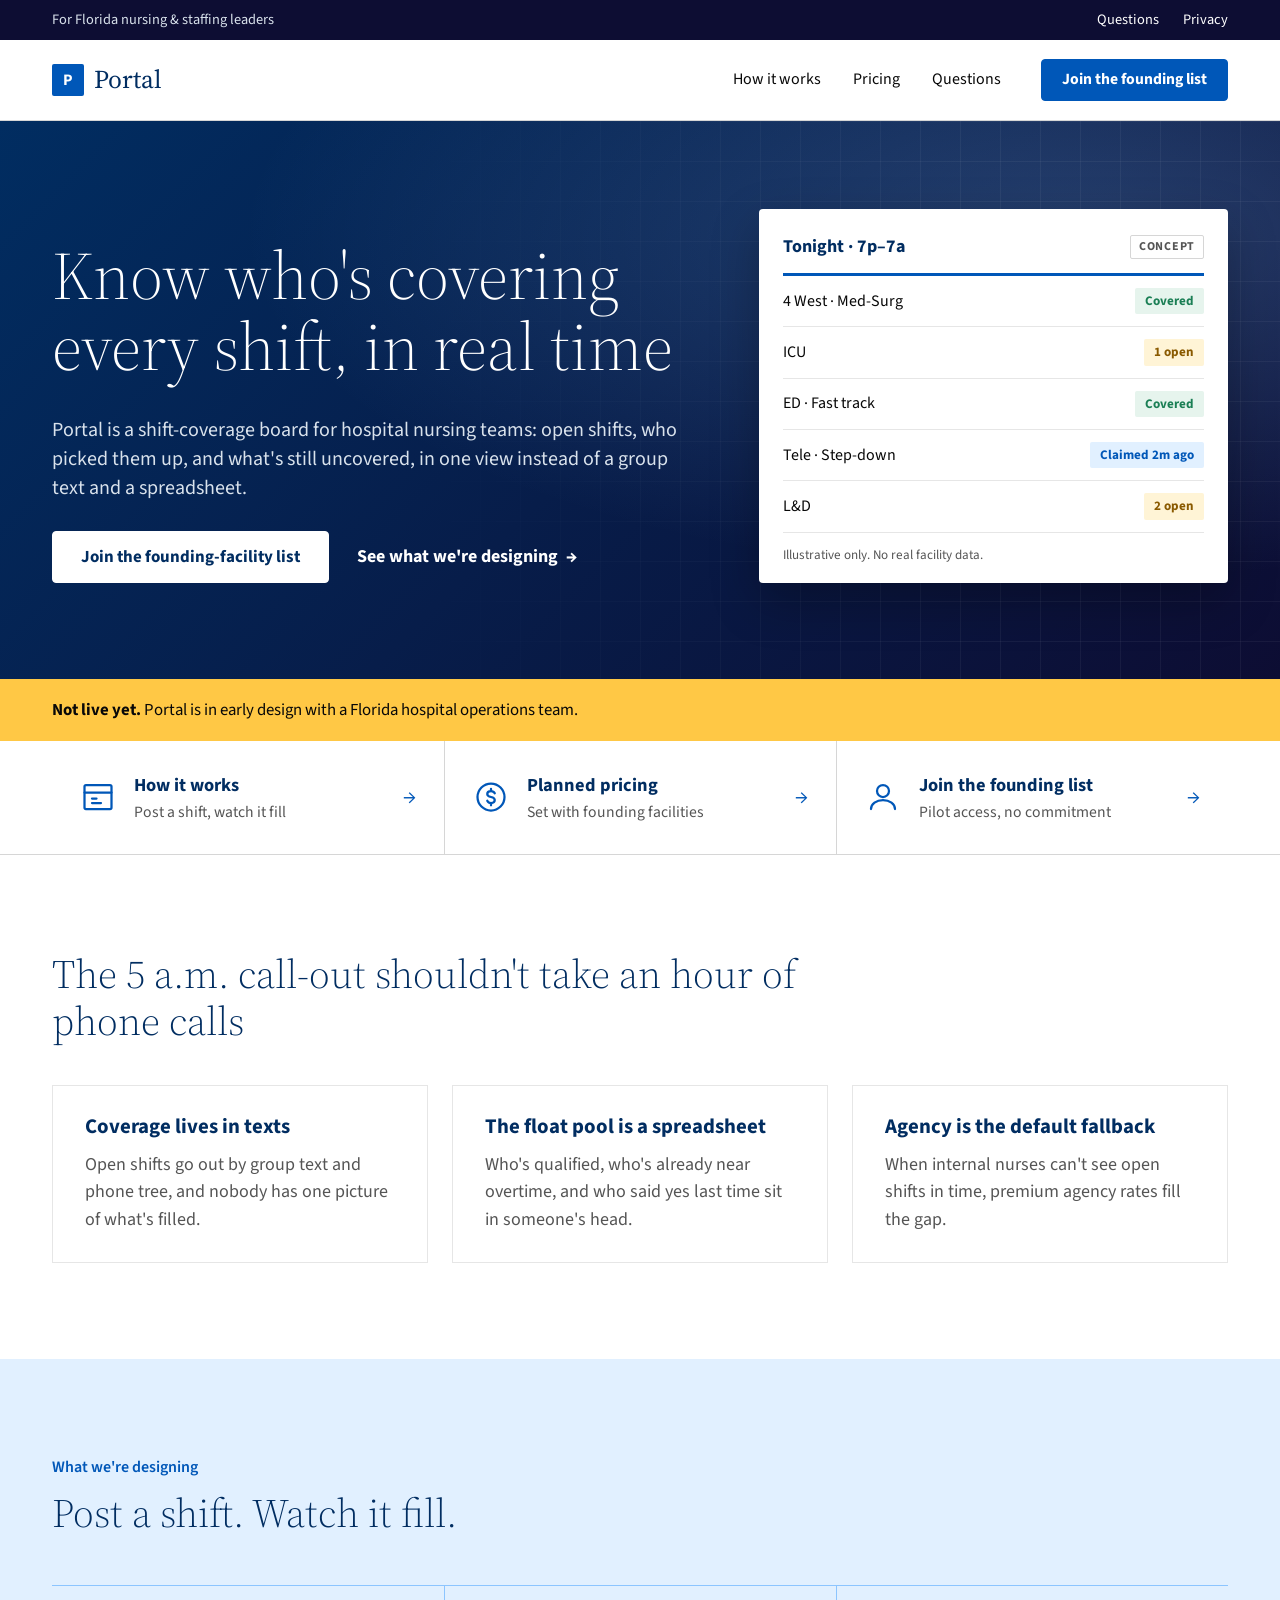
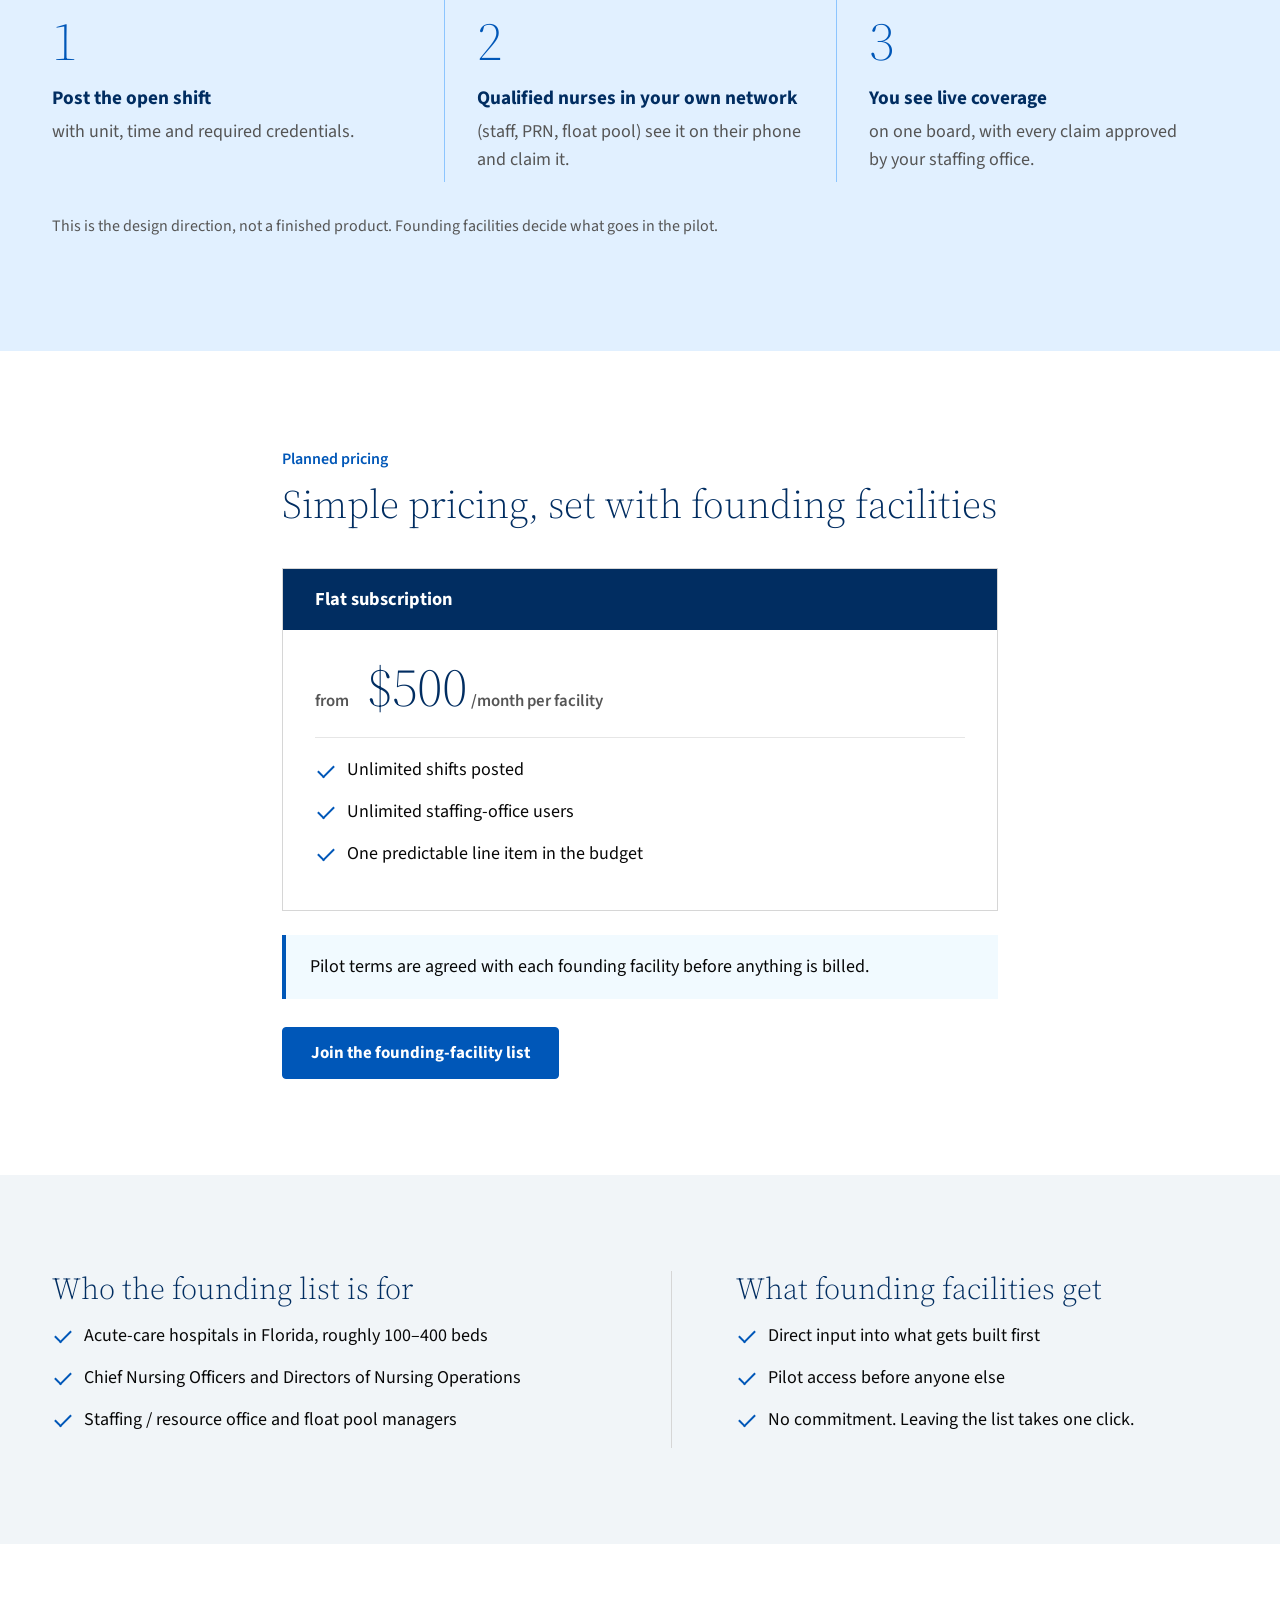
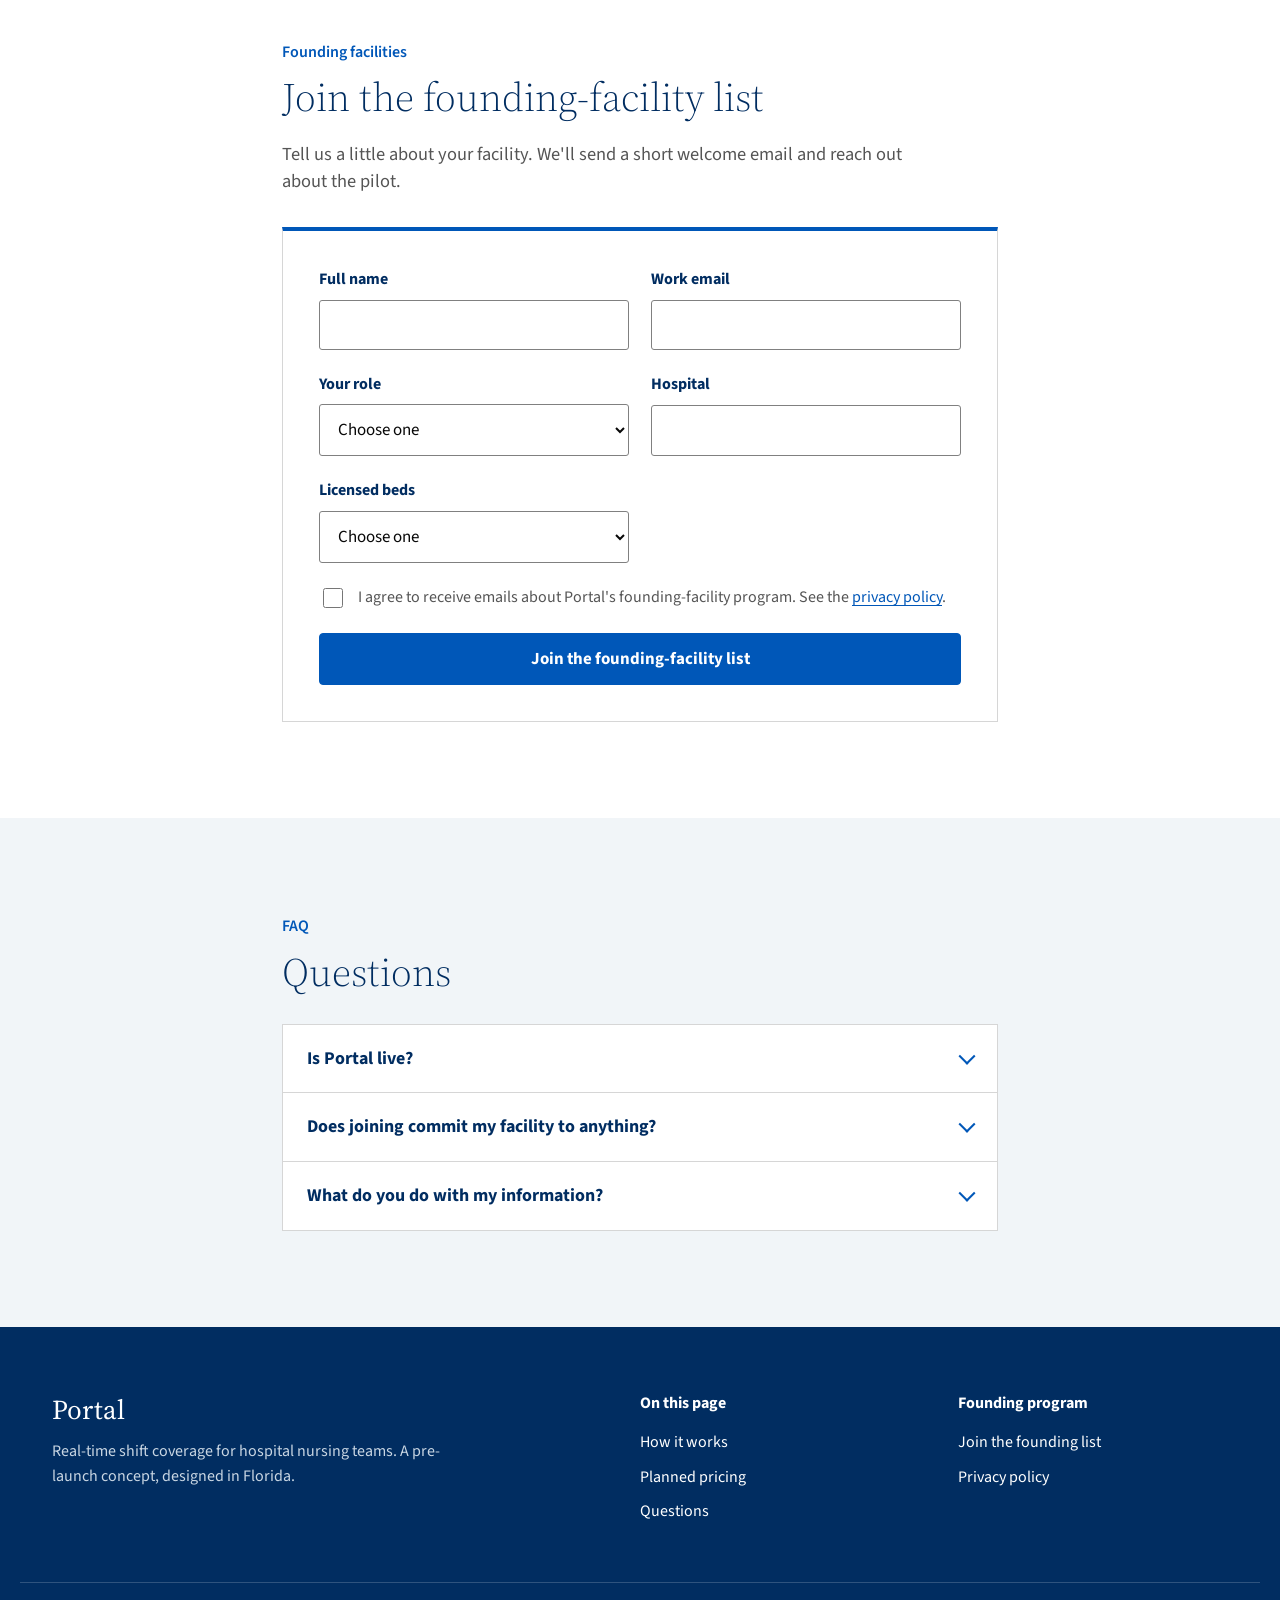
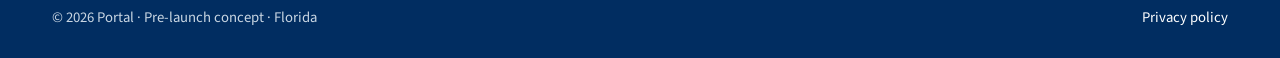
<file: index.html>
<!doctype html>
<html lang="en">
<head>
  <meta charset="utf-8">
  <meta name="viewport" content="width=device-width, initial-scale=1">
  <title>Portal | Real-time shift coverage for Florida hospitals</title>
  <meta name="description" content="Portal is in early design with a Florida hospital operations team. Join the founding-facility list to shape it and get pilot access.">
  <link rel="icon" href="data:image/svg+xml,%3Csvg xmlns='http://www.w3.org/2000/svg' viewBox='0 0 32 32'%3E%3Crect width='32' height='32' rx='8' fill='%230057b8'/%3E%3Cpath d='M10 9h7a5 5 0 0 1 0 10h-3v4h-4z' fill='white'/%3E%3C/svg%3E">
  <link rel="preconnect" href="https://fonts.googleapis.com">
  <link rel="preconnect" href="https://fonts.gstatic.com" crossorigin>
  <link rel="stylesheet" href="https://fonts.googleapis.com/css2?family=Source+Sans+3:wght@400;600;700&family=Source+Serif+4:opsz,wght@8..60,300;8..60,400&display=swap">
  <link rel="stylesheet" href="/css/styles.css">
  <script src="/config.js"></script>
  <script src="/js/analytics.js"></script>
</head>
<body data-variant="pending">
  <div class="utility">
    <div class="wrap utility-inner">
      <span>For Florida nursing &amp; staffing leaders</span>
      <span class="utility-links"><a href="#faq">Questions</a><a href="/privacy">Privacy</a></span>
    </div>
  </div>
  <header class="nav">
    <div class="wrap nav-inner">
      <a class="brand" href="/"><span class="brand-mark" aria-hidden="true">P</span>Portal</a>
      <nav class="nav-links" aria-label="Page sections">
        <a href="#how">How it works</a>
        <a href="#pricing">Pricing</a>
        <a href="#faq">Questions</a>
      </nav>
      <a class="btn btn-small" href="#signup" data-cta="nav">Join the founding list</a>
    </div>
  </header>

  <main>
    <section class="hero">
      <div class="wrap hero-grid">
        <div class="hero-copy">
          <h1>Know who's covering every shift, in real time</h1>
          <p class="lede">Portal is a shift-coverage board for hospital nursing teams: open shifts, who picked them up, and what's still uncovered, in one view instead of a group text and a spreadsheet.</p>
          <div class="hero-actions">
            <a class="btn btn-light" href="#signup" data-cta="hero">Join the founding-facility list</a>
            <a class="arrow-link on-dark" href="#how">See what we're designing</a>
          </div>
        </div>
        <figure class="board" aria-label="Concept sketch of the Portal coverage board">
          <figcaption class="board-head">
            <span>Tonight · 7p–7a</span>
            <span class="tag">Concept</span>
          </figcaption>
          <ul class="board-list">
            <li><span class="unit">4 West · Med-Surg</span><span class="pill pill-ok">Covered</span></li>
            <li><span class="unit">ICU</span><span class="pill pill-warn">1 open</span></li>
            <li><span class="unit">ED · Fast track</span><span class="pill pill-ok">Covered</span></li>
            <li><span class="unit">Tele · Step-down</span><span class="pill pill-claim">Claimed 2m ago</span></li>
            <li><span class="unit">L&amp;D</span><span class="pill pill-warn">2 open</span></li>
          </ul>
          <p class="board-foot">Illustrative only. No real facility data.</p>
        </figure>
      </div>
    </section>

    <div class="notice" role="note">
      <div class="wrap"><strong>Not live yet.</strong> Portal is in early design with a Florida hospital operations team.</div>
    </div>

    <nav class="access" aria-label="Quick links">
      <div class="wrap access-grid">
        <a class="access-item" href="#how">
          <svg viewBox="0 0 24 24" aria-hidden="true"><rect x="3" y="4" width="18" height="16" rx="1"/><path d="M3 9h18M8 13h3M8 16h6"/></svg>
          <span><strong>How it works</strong>Post a shift, watch it fill</span>
        </a>
        <a class="access-item" href="#pricing">
          <svg viewBox="0 0 24 24" aria-hidden="true"><circle cx="12" cy="12" r="9"/><path d="M14.5 9.5c-.5-1-1.5-1.5-2.5-1.5-1.4 0-2.5.8-2.5 2s1 1.7 2.5 2 2.5.8 2.5 2-1.1 2-2.5 2c-1 0-2-.5-2.5-1.5M12 6.5V8M12 16v1.5"/></svg>
          <span><strong>Planned pricing</strong>Set with founding facilities</span>
        </a>
        <a class="access-item" href="#signup" data-cta="access">
          <svg viewBox="0 0 24 24" aria-hidden="true"><path d="M4 20c0-3.3 3.6-6 8-6s8 2.7 8 6"/><circle cx="12" cy="8" r="4"/></svg>
          <span><strong>Join the founding list</strong>Pilot access, no commitment</span>
        </a>
      </div>
    </nav>

    <section class="section" id="problem">
      <div class="wrap">
        <h2>The 5 a.m. call-out shouldn't take an hour of phone calls</h2>
        <div class="cards three">
          <article class="card">
            <h3>Coverage lives in texts</h3>
            <p>Open shifts go out by group text and phone tree, and nobody has one picture of what's filled.</p>
          </article>
          <article class="card">
            <h3>The float pool is a spreadsheet</h3>
            <p>Who's qualified, who's already near overtime, and who said yes last time sit in someone's head.</p>
          </article>
          <article class="card">
            <h3>Agency is the default fallback</h3>
            <p>When internal nurses can't see open shifts in time, premium agency rates fill the gap.</p>
          </article>
        </div>
      </div>
    </section>

    <section class="section alt" id="how">
      <div class="wrap">
        <p class="eyebrow">What we're designing</p>
        <h2>Post a shift. Watch it fill.</h2>
        <ol class="steps">
          <li><strong>Post the open shift</strong> with unit, time and required credentials.</li>
          <li><strong>Qualified nurses in your own network</strong> (staff, PRN, float pool) see it on their phone and claim it.</li>
          <li><strong>You see live coverage</strong> on one board, with every claim approved by your staffing office.</li>
        </ol>
        <p class="muted">This is the design direction, not a finished product. Founding facilities decide what goes in the pilot.</p>
      </div>
    </section>

    <section class="section" id="pricing" aria-labelledby="pricing-title">
      <div class="wrap narrow">
        <p class="eyebrow">Planned pricing</p>
        <h2 id="pricing-title">Simple pricing, set with founding facilities</h2>

        <div class="price-card" data-show-for="control">
          <p class="price-label">Flat subscription</p>
          <p class="price"><span class="from">from</span> $500<span class="per">/month per facility</span></p>
          <ul class="checks">
            <li>Unlimited shifts posted</li>
            <li>Unlimited staffing-office users</li>
            <li>One predictable line item in the budget</li>
          </ul>
        </div>

        <div class="price-card" data-show-for="per-shift">
          <p class="price-label">Pay only when a shift gets filled</p>
          <p class="price">$40<span class="per">/filled shift</span></p>
          <ul class="checks">
            <li>No monthly fee</li>
            <li>Nothing to pay for shifts that go unfilled</li>
            <li>Unlimited staffing-office users</li>
          </ul>
        </div>

        <p class="alert">Pilot terms are agreed with each founding facility before anything is billed.</p>
        <div class="center"><a class="btn" href="#signup" data-cta="pricing">Join the founding-facility list</a></div>
      </div>
    </section>

    <section class="section alt" id="who">
      <div class="wrap">
        <div class="two-col">
          <div class="panel">
            <h2>Who the founding list is for</h2>
            <ul class="checks">
              <li>Acute-care hospitals in Florida, roughly 100–400 beds</li>
              <li>Chief Nursing Officers and Directors of Nursing Operations</li>
              <li>Staffing / resource office and float pool managers</li>
            </ul>
          </div>
          <div class="panel">
            <h2>What founding facilities get</h2>
            <ul class="checks">
              <li>Direct input into what gets built first</li>
              <li>Pilot access before anyone else</li>
              <li>No commitment. Leaving the list takes one click.</li>
            </ul>
          </div>
        </div>
      </div>
    </section>

    <section class="section" id="signup">
      <div class="wrap narrow">
        <p class="eyebrow">Founding facilities</p>
        <h2>Join the founding-facility list</h2>
        <p class="lede small">Tell us a little about your facility. We'll send a short welcome email and reach out about the pilot.</p>

        <form id="signup-form" class="form" novalidate>
          <div class="field">
            <label for="name">Full name</label>
            <input id="name" name="name" autocomplete="name" required maxlength="120">
          </div>
          <div class="field">
            <label for="email">Work email</label>
            <input id="email" name="email" type="email" autocomplete="email" required maxlength="200">
          </div>
          <div class="field">
            <label for="title">Your role</label>
            <select id="title" name="title" required>
              <option value="">Choose one</option>
              <option value="cno">Chief Nursing Officer</option>
              <option value="director_nursing_ops">Director of Nursing Operations</option>
              <option value="staffing_manager">Staffing / Resource Office Manager</option>
              <option value="float_pool_manager">Float Pool Manager</option>
              <option value="other">Other</option>
            </select>
          </div>
          <div class="field">
            <label for="hospital">Hospital</label>
            <input id="hospital" name="hospital" autocomplete="organization" required maxlength="160">
          </div>
          <div class="field">
            <label for="beds">Licensed beds</label>
            <select id="beds" name="beds" required>
              <option value="">Choose one</option>
              <option value="under_100">Under 100</option>
              <option value="100_400">100–400</option>
              <option value="over_400">Over 400</option>
            </select>
          </div>
          <div class="field hp" aria-hidden="true">
            <label for="website">Website</label>
            <input id="website" name="website" tabindex="-1" autocomplete="off">
          </div>
          <label class="consent">
            <input type="checkbox" name="consent" id="consent" required>
            <span>I agree to receive emails about Portal's founding-facility program. See the <a href="/privacy">privacy policy</a>.</span>
          </label>
          <p class="form-error" id="form-error" role="alert" hidden></p>
          <button class="btn btn-block" type="submit" id="submit-btn">Join the founding-facility list</button>
        </form>

        <div class="thanks" id="thanks" hidden tabindex="-1">
          <h3>You're on the list.</h3>
          <p>Check your inbox for a welcome email. If it doesn't show up in a few minutes, look in spam or promotions.</p>
          <form id="feedback-form" class="feedback">
            <label for="feedback">Optional: what's the hardest part of covering shifts at your facility today?</label>
            <textarea id="feedback" name="feedback" rows="3" maxlength="1000"></textarea>
            <button class="btn btn-small" type="submit">Send</button>
            <p class="muted" id="feedback-done" hidden>Thank you. That goes straight to the founder.</p>
          </form>
        </div>
      </div>
    </section>

    <section class="section alt" id="faq">
      <div class="wrap narrow">
        <p class="eyebrow">FAQ</p>
        <h2>Questions</h2>
        <details><summary>Is Portal live?</summary><p>No. Portal is in early design with a Florida hospital operations team. The founding list is how we decide what to build and who pilots it.</p></details>
        <details><summary>Does joining commit my facility to anything?</summary><p>No. Joining means we'll email you and may ask for a short conversation. You can leave the list at any time.</p></details>
        <details><summary>What do you do with my information?</summary><p>We use it only to contact you about Portal. Details are in the <a href="/privacy">privacy policy</a>.</p></details>
      </div>
    </section>
  </main>

  <footer class="footer">
    <div class="wrap footer-cols">
      <div>
        <p class="footer-brand">Portal</p>
        <p>Real-time shift coverage for hospital nursing teams. A pre-launch concept, designed in Florida.</p>
      </div>
      <div>
        <p class="footer-head">On this page</p>
        <ul>
          <li><a href="#how">How it works</a></li>
          <li><a href="#pricing">Planned pricing</a></li>
          <li><a href="#faq">Questions</a></li>
        </ul>
      </div>
      <div>
        <p class="footer-head">Founding program</p>
        <ul>
          <li><a href="#signup">Join the founding list</a></li>
          <li><a href="/privacy">Privacy policy</a></li>
        </ul>
      </div>
    </div>
    <div class="wrap footer-inner">
      <span>© 2026 Portal · Pre-launch concept · Florida</span>
      <a href="/privacy">Privacy policy</a>
    </div>
  </footer>

  <script src="/js/main.js"></script>
</body>
</html>
</file>
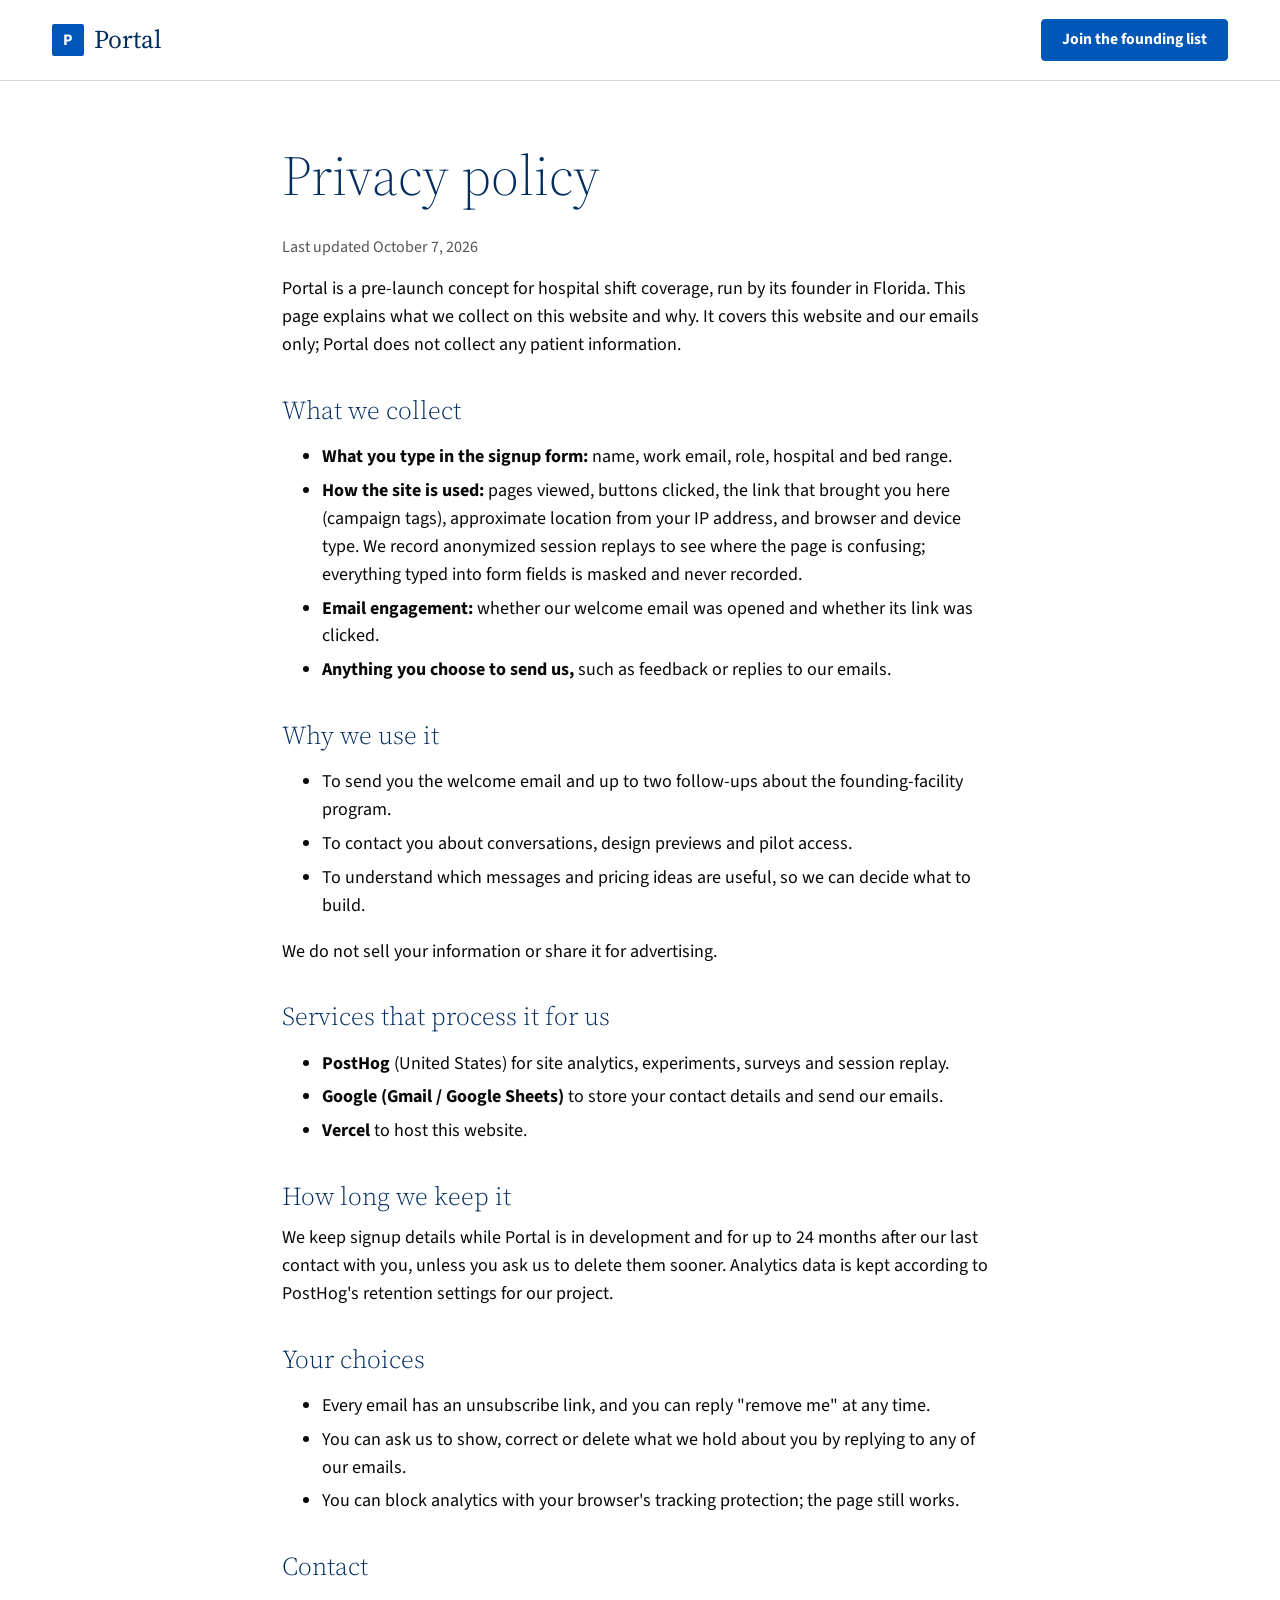
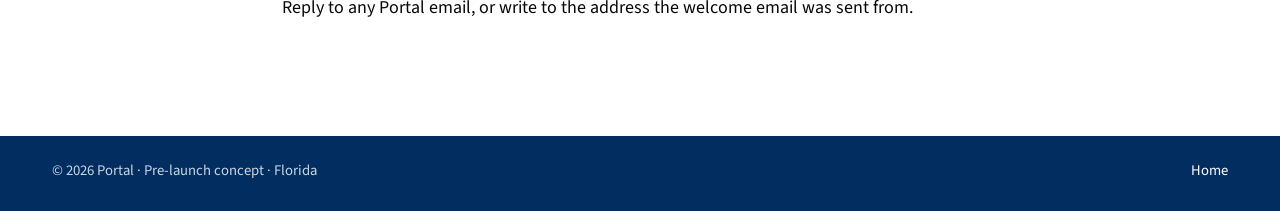
<file: privacy.html>
<!doctype html>
<html lang="en">
<head>
  <meta charset="utf-8">
  <meta name="viewport" content="width=device-width, initial-scale=1">
  <title>Privacy policy | Portal</title>
  <link rel="preconnect" href="https://fonts.googleapis.com">
  <link rel="preconnect" href="https://fonts.gstatic.com" crossorigin>
  <link rel="stylesheet" href="https://fonts.googleapis.com/css2?family=Source+Sans+3:wght@400;600;700&family=Source+Serif+4:opsz,wght@8..60,300;8..60,400&display=swap">
  <link rel="stylesheet" href="/css/styles.css">
  <script src="/config.js"></script>
  <script src="/js/analytics.js"></script>
</head>
<body>
  <header class="nav">
    <div class="wrap nav-inner">
      <a class="brand" href="/"><span class="brand-mark" aria-hidden="true">P</span>Portal</a>
      <a class="btn btn-small" href="/#signup">Join the founding list</a>
    </div>
  </header>
  <main class="page">
    <div class="wrap narrow">
      <h1>Privacy policy</h1>
      <p class="muted">Last updated October 7, 2026</p>
      <p>Portal is a pre-launch concept for hospital shift coverage, run by its founder in Florida. This page explains what we collect on this website and why. It covers this website and our emails only; Portal does not collect any patient information.</p>

      <h2>What we collect</h2>
      <ul>
        <li><strong>What you type in the signup form:</strong> name, work email, role, hospital and bed range.</li>
        <li><strong>How the site is used:</strong> pages viewed, buttons clicked, the link that brought you here (campaign tags), approximate location from your IP address, and browser and device type. We record anonymized session replays to see where the page is confusing; everything typed into form fields is masked and never recorded.</li>
        <li><strong>Email engagement:</strong> whether our welcome email was opened and whether its link was clicked.</li>
        <li><strong>Anything you choose to send us,</strong> such as feedback or replies to our emails.</li>
      </ul>

      <h2>Why we use it</h2>
      <ul>
        <li>To send you the welcome email and up to two follow-ups about the founding-facility program.</li>
        <li>To contact you about conversations, design previews and pilot access.</li>
        <li>To understand which messages and pricing ideas are useful, so we can decide what to build.</li>
      </ul>
      <p>We do not sell your information or share it for advertising.</p>

      <h2>Services that process it for us</h2>
      <ul>
        <li><strong>PostHog</strong> (United States) for site analytics, experiments, surveys and session replay.</li>
        <li><strong>Google (Gmail / Google Sheets)</strong> to store your contact details and send our emails.</li>
        <li><strong>Vercel</strong> to host this website.</li>
      </ul>

      <h2>How long we keep it</h2>
      <p>We keep signup details while Portal is in development and for up to 24 months after our last contact with you, unless you ask us to delete them sooner. Analytics data is kept according to PostHog's retention settings for our project.</p>

      <h2>Your choices</h2>
      <ul>
        <li>Every email has an unsubscribe link, and you can reply "remove me" at any time.</li>
        <li>You can ask us to show, correct or delete what we hold about you by replying to any of our emails.</li>
        <li>You can block analytics with your browser's tracking protection; the page still works.</li>
      </ul>

      <h2>Contact</h2>
      <p>Reply to any Portal email, or write to the address the welcome email was sent from.</p>
    </div>
  </main>
  <footer class="footer">
    <div class="wrap footer-inner">
      <span>© 2026 Portal · Pre-launch concept · Florida</span>
      <a href="/">Home</a>
    </div>
  </footer>
  <script>window.Portal.track('privacy_policy_viewed');</script>
</body>
</html>
</file>
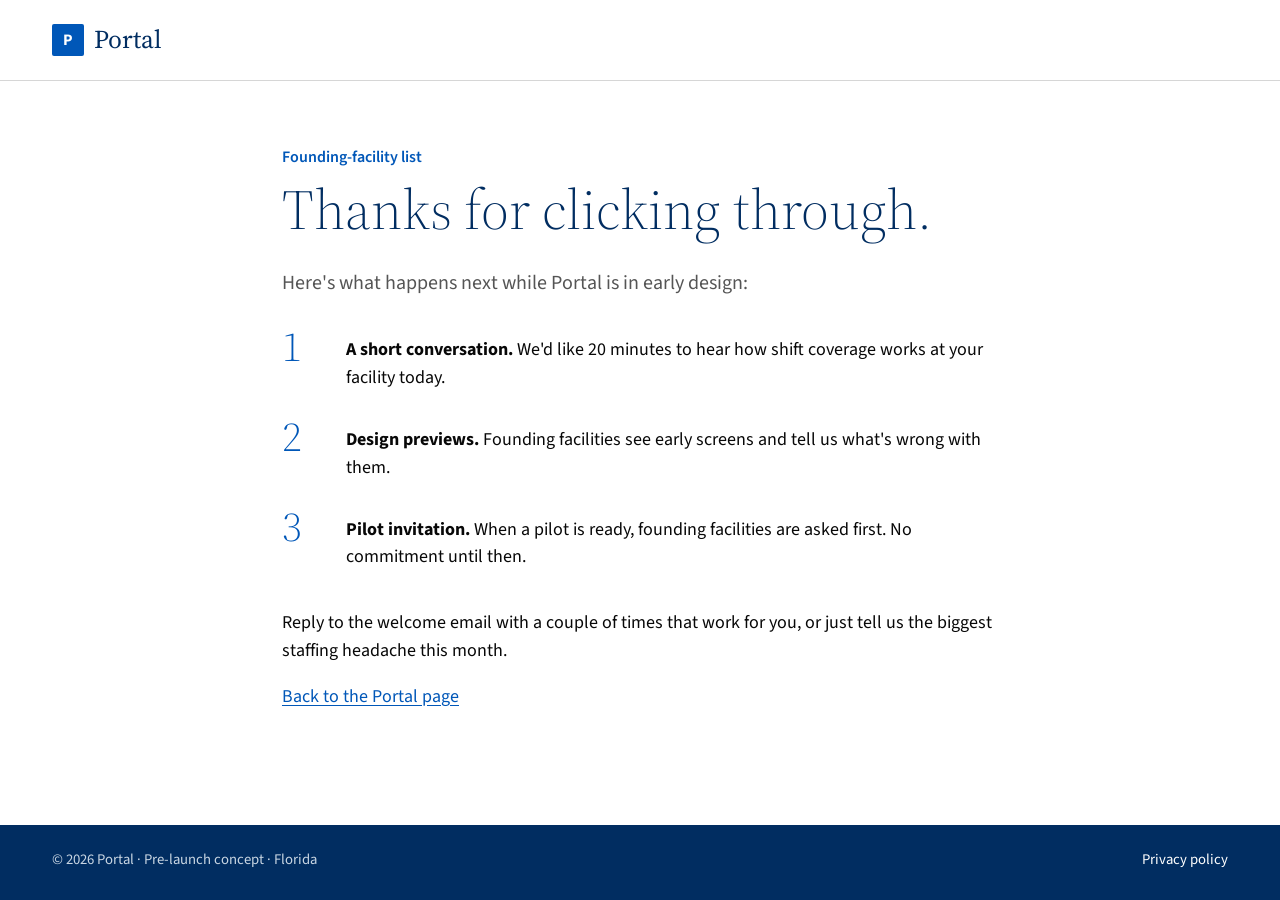
<file: welcome.html>
<!doctype html>
<html lang="en">
<head>
  <meta charset="utf-8">
  <meta name="viewport" content="width=device-width, initial-scale=1">
  <title>Welcome to the founding list | Portal</title>
  <meta name="robots" content="noindex">
  <link rel="preconnect" href="https://fonts.googleapis.com">
  <link rel="preconnect" href="https://fonts.gstatic.com" crossorigin>
  <link rel="stylesheet" href="https://fonts.googleapis.com/css2?family=Source+Sans+3:wght@400;600;700&family=Source+Serif+4:opsz,wght@8..60,300;8..60,400&display=swap">
  <link rel="stylesheet" href="/css/styles.css">
  <script src="/config.js"></script>
  <script src="/js/analytics.js"></script>
</head>
<body>
  <header class="nav">
    <div class="wrap nav-inner">
      <a class="brand" href="/"><span class="brand-mark" aria-hidden="true">P</span>Portal</a>
    </div>
  </header>
  <main class="page">
    <div class="wrap narrow">
      <p class="eyebrow">Founding-facility list</p>
      <h1>Thanks for clicking through.</h1>
      <p class="lede">Here's what happens next while Portal is in early design:</p>
      <ol class="steps">
        <li><strong>A short conversation.</strong> We'd like 20 minutes to hear how shift coverage works at your facility today.</li>
        <li><strong>Design previews.</strong> Founding facilities see early screens and tell us what's wrong with them.</li>
        <li><strong>Pilot invitation.</strong> When a pilot is ready, founding facilities are asked first. No commitment until then.</li>
      </ol>
      <p>Reply to the welcome email with a couple of times that work for you, or just tell us the biggest staffing headache this month.</p>
      <p><a href="/">Back to the Portal page</a></p>
    </div>
  </main>
  <footer class="footer">
    <div class="wrap footer-inner">
      <span>© 2026 Portal · Pre-launch concept · Florida</span>
      <a href="/privacy">Privacy policy</a>
    </div>
  </footer>
  <script>window.Portal.track('welcome_email_link_clicked');</script>
</body>
</html>
</file>
<file: css/styles.css>
/* Institutional health-system look, modeled on Mayo Clinic and Cleveland Clinic:
   light serif display type, Source Sans body, Mayo blue + navy, square structure,
   border-defined cards with no shadows, full-width color bands, restrained motion. */
:root {
  --bg: #ffffff;
  --bg-alt: #f1f5f8;
  --bg-blue: #e1f0ff;
  --ink: #080808;
  --ink-head: #012d61;
  --ink-soft: #555555;
  --line: #d6d6d6;
  --line-soft: #e6e6e6;
  --brand: #0057b8;
  --brand-hover: #004691;
  --brand-ink: #ffffff;
  --navy: #012d61;
  --navy-deep: #0d0d33;
  --sky: #8cc5ff;
  --notice: #ffc845;
  --ok: #1b7f55;
  --ok-bg: #e6f4ed;
  --warn: #8a5a00;
  --warn-bg: #fff4d6;
  --claim: #0057b8;
  --claim-bg: #e1f0ff;
  --error: #c0362c;
  --radius: 4px;
  --ease: cubic-bezier(0.2, 0, 0, 1);
  --fast: 140ms;
  --standard: 240ms;
  --serif: "Source Serif 4", Georgia, "Times New Roman", serif;
  --font: "Source Sans 3", "Source Sans Pro", system-ui, "Segoe UI", Arial, sans-serif;
}

* { box-sizing: border-box; }
html { scroll-behavior: smooth; scroll-padding-top: 88px; }
body {
  margin: 0;
  font-family: var(--font);
  font-size: 1.125rem;
  color: var(--ink);
  background: var(--bg);
  line-height: 1.55;
  -webkit-font-smoothing: antialiased;
}
img { max-width: 100%; }
a { color: var(--brand); text-underline-offset: 3px; transition: color var(--fast) var(--ease); }
a:hover { color: var(--brand-hover); }
h1, h2 { font-family: var(--serif); font-weight: 300; color: var(--ink-head); letter-spacing: 0; margin: 0 0 .5em; }
h1 { font-size: clamp(2.4rem, 5vw, 3.5rem); line-height: 1.1; }
h2 { font-size: clamp(1.8rem, 3.2vw, 2.5rem); line-height: 1.18; }
h3 { font-family: var(--font); font-size: 1.3rem; font-weight: 700; line-height: 1.25; color: var(--ink-head); margin: 0 0 .5em; }
p { margin: 0 0 1em; }

.wrap { max-width: 1240px; margin: 0 auto; padding: 0 32px; }
.narrow { max-width: 780px; }
.center { text-align: center; }
.muted { color: var(--ink-soft); font-size: 1rem; }

/* Utility row above the header */
.utility { background: var(--navy-deep); color: #d9e2ec; font-size: .9rem; }
.utility-inner { display: flex; justify-content: space-between; align-items: center; min-height: 40px; gap: 16px; }
.utility-links { display: flex; gap: 24px; }
.utility a { color: #ffffff; text-decoration: none; }
.utility a:hover { color: #ffffff; text-decoration: underline; }

/* Header: white, square, links always visible on desktop */
.nav { position: sticky; top: 0; z-index: 10; background: #ffffff; border-bottom: 1px solid var(--line); }
.nav-inner { display: flex; align-items: center; gap: 40px; height: 80px; }
.nav-inner .btn { margin-left: auto; }
.nav-links { display: flex; gap: 32px; margin-left: auto; }
.nav-links ~ .btn { margin-left: 0; }
.nav-links a { color: var(--ink); font-size: 1rem; text-decoration: none; padding: 28px 0 26px; border-bottom: 3px solid transparent; transition: border-color var(--fast) var(--ease), color var(--fast) var(--ease); }
.nav-links a:hover { color: var(--brand); border-bottom-color: var(--brand); }
.brand { display: inline-flex; align-items: center; gap: 10px; font-family: var(--serif); font-weight: 400; font-size: 1.6rem; color: var(--navy); text-decoration: none; }
.brand-mark { display: grid; place-items: center; width: 32px; height: 32px; border-radius: 2px; background: var(--brand); color: var(--brand-ink); font: 700 1rem var(--font); }

/* Buttons: squared corners, solid blue, no shadow */
.btn {
  display: inline-flex; align-items: center; justify-content: center;
  min-height: 52px; border: 1px solid var(--brand); cursor: pointer;
  background: var(--brand); color: var(--brand-ink);
  font: 700 1.06rem/1.1 var(--font); text-decoration: none;
  padding: 14px 28px; border-radius: var(--radius);
  transition: background var(--fast) var(--ease), border-color var(--fast) var(--ease), color var(--fast) var(--ease);
}
.btn:hover { background: var(--brand-hover); border-color: var(--brand-hover); color: var(--brand-ink); }
.btn:focus-visible, a:focus-visible, input:focus-visible, select:focus-visible, textarea:focus-visible, summary:focus-visible {
  outline: 3px solid var(--brand-hover); outline-offset: 2px;
}
.hero .btn:focus-visible, .hero a:focus-visible, .footer a:focus-visible, .utility a:focus-visible { outline-color: #ffffff; }
.btn[disabled] { opacity: .7; cursor: progress; }
.btn-small { min-height: 42px; padding: 10px 20px; font-size: .98rem; }
.btn-block { width: 100%; }
.btn-light { background: #ffffff; color: var(--navy); border-color: #ffffff; }
.btn-light:hover { background: var(--bg-blue); border-color: var(--bg-blue); color: var(--navy); }

/* "Text link →" with a small arrow nudge on hover */
.arrow-link { display: inline-flex; align-items: center; gap: 8px; font-weight: 700; text-decoration: none; }
.arrow-link::after { content: "→"; transition: transform var(--standard) var(--ease); }
.arrow-link:hover::after { transform: translateX(4px); }
.arrow-link:hover { text-decoration: underline; }
.arrow-link.on-dark { color: #ffffff; }
.link { font-weight: 600; }

/* Hero: full-bleed navy band, light serif headline lower left, concept board as the media */
.hero { position: relative; overflow: hidden; color: #ffffff; padding: 88px 0 96px;
  background:
    radial-gradient(ellipse at 85% 20%, rgba(140, 197, 255, .22), transparent 55%),
    linear-gradient(135deg, var(--navy) 0%, var(--navy-deep) 100%); }
/* Fine grid texture, faded toward the copy so it never competes with text */
.hero::before { content: ""; position: absolute; inset: 0; pointer-events: none;
  background-image: linear-gradient(rgba(255,255,255,.05) 1px, transparent 1px), linear-gradient(90deg, rgba(255,255,255,.05) 1px, transparent 1px);
  background-size: 40px 40px;
  -webkit-mask-image: linear-gradient(90deg, transparent 30%, #000 75%); mask-image: linear-gradient(90deg, transparent 30%, #000 75%); }
.hero-grid { position: relative; display: grid; grid-template-columns: 1.15fr .85fr; gap: 72px; align-items: end; }
.hero h1 { color: #ffffff; font-size: clamp(2.5rem, 5.4vw, 4.2rem); line-height: 1.06; }
.hero .lede { color: #d9e2ec; }
.hero-copy { animation: rise 480ms var(--ease) both; }
.board { animation: rise 480ms 120ms var(--ease) both; }
@keyframes rise { from { opacity: 0; transform: translateY(12px); } to { opacity: 1; transform: none; } }
.eyebrow { font-size: 1rem; font-weight: 600; color: var(--brand); margin-bottom: .6em; }
.lede { font-size: 1.25rem; line-height: 1.45; color: var(--ink-soft); max-width: 34em; }
.lede.small { font-size: 1.15rem; }
.hero-actions { display: flex; flex-wrap: wrap; align-items: center; gap: 28px; margin-top: 28px; }

.board { margin: 0; background: #ffffff; color: var(--ink); border-radius: var(--radius); box-shadow: 0 18px 48px rgba(0, 0, 0, .28); padding: 24px 24px 18px; }
.board-head { display: flex; justify-content: space-between; align-items: center; font-weight: 700; color: var(--navy); padding-bottom: 12px; border-bottom: 3px solid var(--brand); }
.tag { font-size: .75rem; font-weight: 700; text-transform: uppercase; letter-spacing: .06em; color: var(--ink-soft); border: 1px solid var(--line); border-radius: 2px; padding: 2px 8px; }
.board-list { list-style: none; margin: 0; padding: 0; }
.board-list li { display: flex; justify-content: space-between; align-items: center; gap: 12px; padding: 12px 0; border-bottom: 1px solid var(--line-soft); font-size: 1rem; }
.pill { font-size: .82rem; font-weight: 700; padding: 3px 10px; border-radius: 2px; white-space: nowrap; }
.pill-ok { color: var(--ok); background: var(--ok-bg); }
.pill-warn { color: var(--warn); background: var(--warn-bg); }
.pill-claim { color: var(--claim); background: var(--claim-bg); animation: flash 1.6s 900ms var(--ease) 2; }
@keyframes flash { 50% { background: var(--sky); } }
.board-foot { font-size: .82rem; color: var(--ink-soft); margin: 12px 0 0; }

/* Yellow notice band right after the hero */
.notice { background: var(--notice); color: var(--ink); padding: 18px 0; font-size: 1.05rem; }

/* Operational access trio */
.access { border-bottom: 1px solid var(--line); }
.access-grid { display: grid; grid-template-columns: repeat(3, 1fr); }
.access-item { display: flex; align-items: center; gap: 18px; padding: 30px 28px; color: var(--ink); text-decoration: none; border-left: 1px solid var(--line); position: relative; transition: background var(--fast) var(--ease); }
.access-item:first-child { border-left: 0; }
.access-item::after { content: "→"; margin-left: auto; color: var(--brand); font-size: 1.3rem; transition: transform var(--standard) var(--ease); }
.access-item:hover { background: var(--bg-alt); color: var(--ink); }
.access-item:hover::after { transform: translateX(4px); }
.access-item strong { display: block; color: var(--navy); font-size: 1.15rem; }
.access-item span { color: var(--ink-soft); font-size: .98rem; }
.access-item svg { flex: none; width: 36px; height: 36px; fill: none; stroke: var(--brand); stroke-width: 1.5; stroke-linecap: round; stroke-linejoin: round; }

/* Sections: full-width bands, no floating panels */
.section { padding: 96px 0; }
.section.alt { background: var(--bg-alt); }
#how.section.alt { background: var(--bg-blue); }
.section > .wrap > h2 { max-width: 20em; }
.cards.three { display: grid; grid-template-columns: repeat(3, 1fr); gap: 24px; margin-top: 40px; }
.card { background: #ffffff; border: 1px solid var(--line-soft); border-radius: 0; padding: 28px 32px; transition: border-color var(--fast) var(--ease); }
.card:hover { border-color: var(--brand); }
.card p { color: var(--ink-soft); margin: 0; }

.steps { counter-reset: s; list-style: none; padding: 0; margin: 28px 0; display: grid; gap: 14px; max-width: 780px; }
.steps li { counter-increment: s; position: relative; padding: 4px 0 4px 64px; }
.steps li::before { content: counter(s); position: absolute; left: 0; top: -6px; font: 300 2.6rem/1 var(--serif); color: var(--brand); }
/* Landing page: steps read left to right, divided by rules */
#how .steps { grid-template-columns: repeat(3, 1fr); gap: 0; max-width: none; margin: 48px 0 32px; border-top: 1px solid var(--sky); }
#how .steps li { padding: 28px 32px 8px 0; color: var(--ink-soft); }
#how .steps li + li { padding-left: 32px; border-left: 1px solid var(--sky); }
#how .steps li::before { position: static; display: block; font-size: 3.4rem; margin-bottom: 16px; }
#how .steps li strong { display: block; color: var(--navy); font-size: 1.2rem; margin-bottom: 4px; }

.two-col { display: grid; grid-template-columns: 1fr 1fr; gap: 64px; }
.two-col h2 { font-size: 1.9rem; }
.panel + .panel { border-left: 1px solid var(--line); padding-left: 64px; margin-left: -1px; }

.checks { list-style: none; padding: 0; margin: 0; }
.checks li { position: relative; padding-left: 32px; margin: 14px 0; }
.checks li::before { content: ""; position: absolute; left: 3px; top: .45em; width: 14px; height: 7px; border-left: 2.5px solid var(--brand); border-bottom: 2.5px solid var(--brand); transform: rotate(-45deg); }

/* Pricing variants: nothing shows until the variant is known */
.price-card { display: none; background: #ffffff; border: 1px solid var(--line); border-radius: 0; padding: 0; margin: 40px 0 24px; }
body[data-variant="control"] .price-card[data-show-for="control"],
body[data-variant="per-shift"] .price-card[data-show-for="per-shift"] { display: block; }
body[data-variant="pending"] #pricing .wrap { min-height: 420px; }
.price-label { background: var(--navy); color: #ffffff; font-weight: 700; font-size: 1.15rem; margin: 0; padding: 16px 32px; }
.price { font: 300 3.4rem/1.1 var(--serif); color: var(--navy); margin: 0; padding: 28px 32px 20px; }
.price .from, .price .per { font: 600 1.05rem var(--font); color: var(--ink-soft); }
.price .from { margin-right: 6px; }
.price .per { margin-left: 4px; }
.price-card .checks { padding: 4px 32px 28px; border-top: 1px solid var(--line-soft); margin: 0 32px; padding-left: 0; padding-right: 0; }
.alert { background: #f1faff; border-left: 4px solid var(--brand); padding: 18px 24px; margin: 0 0 28px; }
#pricing .center { text-align: left; }

/* Form */
.form { display: grid; grid-template-columns: 1fr 1fr; gap: 22px; margin-top: 32px; background: #ffffff; border: 1px solid var(--line); border-top: 4px solid var(--brand); padding: 36px; }
.field { display: grid; gap: 8px; }
.field label, .feedback label { font-weight: 700; font-size: 1rem; color: var(--navy); }
input, select, textarea {
  font: 1.06rem var(--font); color: var(--ink); background: #ffffff;
  border: 1px solid #808080; border-radius: 3px; padding: 12px 14px; width: 100%; min-height: 50px;
  transition: border-color var(--fast) var(--ease), box-shadow var(--fast) var(--ease);
}
input:focus, select:focus, textarea:focus { border-color: var(--brand); box-shadow: 0 0 0 3px rgba(0, 87, 184, .2); }
textarea { resize: vertical; }
.hp { position: absolute; left: -9999px; width: 1px; height: 1px; overflow: hidden; }
.consent { grid-column: 1 / -1; display: flex; gap: 12px; align-items: flex-start; font-size: 1rem; color: var(--ink-soft); }
.consent input { width: 20px; height: 20px; min-height: 0; margin-top: 3px; flex: none; accent-color: var(--brand); }
.form-error { grid-column: 1 / -1; color: var(--error); font-weight: 700; margin: 0; }
.form .btn { grid-column: 1 / -1; }
.thanks { margin-top: 24px; background: var(--ok-bg); border-left: 4px solid var(--ok); padding: 28px; }
.thanks:focus { outline: none; }
.feedback { display: grid; gap: 10px; margin-top: 16px; }
.feedback .btn { justify-self: start; }

/* FAQ: bordered disclosures with a chevron that turns */
details { background: #ffffff; border: 1px solid var(--line); margin-top: -1px; }
details:first-of-type { margin-top: 28px; }
summary { cursor: pointer; font-weight: 700; font-size: 1.12rem; color: var(--navy); list-style: none; display: flex; justify-content: space-between; align-items: center; gap: 16px; padding: 20px 24px; transition: background var(--fast) var(--ease); }
summary:hover { background: var(--bg-alt); }
summary::-webkit-details-marker { display: none; }
summary::after { content: ""; flex: none; width: 10px; height: 10px; border-right: 2px solid var(--brand); border-bottom: 2px solid var(--brand); transform: rotate(45deg) translate(-2px, -2px); transition: transform var(--standard) var(--ease); }
details[open] summary::after { transform: rotate(-135deg) translate(-2px, -2px); }
details p { margin: 0; padding: 0 24px 22px; color: var(--ink-soft); max-width: 44em; }
details[open] p { animation: reveal var(--standard) var(--ease); }
@keyframes reveal { from { opacity: 0; transform: translateY(-4px); } to { opacity: 1; transform: none; } }

/* Footer: navy, multi-column */
.footer { background: var(--navy); color: #c9d6e3; font-size: 1rem; }
.footer a { color: #ffffff; text-decoration: none; }
.footer a:hover { color: #ffffff; text-decoration: underline; }
.footer-cols { display: grid; grid-template-columns: 2fr 1fr 1fr; gap: 48px; padding-top: 64px; padding-bottom: 48px; }
.footer-cols ul { list-style: none; margin: 0; padding: 0; }
.footer-cols li { margin: 0 0 10px; }
.footer-brand { font: 400 1.7rem var(--serif); color: #ffffff; margin-bottom: .4em; }
.footer-head { font-weight: 700; color: #ffffff; margin-bottom: 14px; }
.footer-cols p:not(.footer-brand):not(.footer-head) { max-width: 26em; }
.footer-inner { display: flex; justify-content: space-between; gap: 16px; flex-wrap: wrap; padding-top: 24px; padding-bottom: 28px; font-size: .92rem; border-top: 1px solid rgba(255, 255, 255, .18); }
.footer-cols + .footer-inner { border-top: 1px solid rgba(255, 255, 255, .18); }
.footer > .footer-inner:first-child { border-top: 0; }

/* Simple content pages */
.page { padding: 64px 0 96px; }
.page h2 { font-size: 1.6rem; margin-top: 1.4em; }
.page li { margin: 6px 0; }

@media (max-width: 1024px) {
  .nav-links { display: none; }
  .nav-inner .btn { margin-left: auto; }
  .access-item { padding: 24px 18px; }
}
@media (max-width: 900px) {
  .hero { padding: 56px 0 64px; }
  .hero-grid, .two-col { grid-template-columns: 1fr; gap: 48px; }
  .panel + .panel { border-left: 0; padding-left: 0; margin-left: 0; border-top: 1px solid var(--line); padding-top: 40px; }
  .cards.three, #how .steps, .access-grid { grid-template-columns: 1fr; }
  .cards.three { gap: 16px; }
  #how .steps li, #how .steps li + li { padding: 24px 0; border-left: 0; border-bottom: 1px solid var(--sky); }
  #how .steps li::before { font-size: 2.8rem; margin-bottom: 8px; }
  .access-item { border-left: 0; border-top: 1px solid var(--line); padding: 20px 0; }
  .access-item:first-child { border-top: 0; }
  .access-item:hover { background: transparent; }
  .footer-cols { grid-template-columns: 1fr 1fr; }
  .footer-cols > :first-child { grid-column: 1 / -1; }
  .section { padding: 72px 0; }
}
@media (max-width: 640px) {
  .wrap { padding: 0 20px; }
  .utility-inner > span:first-child { display: none; }
  .utility-links { margin-left: auto; }
  .nav-inner { height: 68px; }
  .brand { font-size: 1.4rem; }
  .form { grid-template-columns: 1fr; padding: 22px; }
  .card { padding: 24px; }
  .nav .btn-small { padding: 8px 14px; font-size: .9rem; min-height: 44px; }
  .price { font-size: 2.6rem; padding: 22px 22px 16px; }
  .price-label { padding: 14px 22px; }
  .price-card .checks { margin: 0 22px; }
  .hero-actions .btn { width: 100%; }
  .footer-cols { grid-template-columns: 1fr; gap: 32px; }
}
@media (prefers-reduced-motion: reduce) {
  html { scroll-behavior: auto; }
  *, *::before, *::after { animation: none !important; transition: none !important; }
}
</file>
